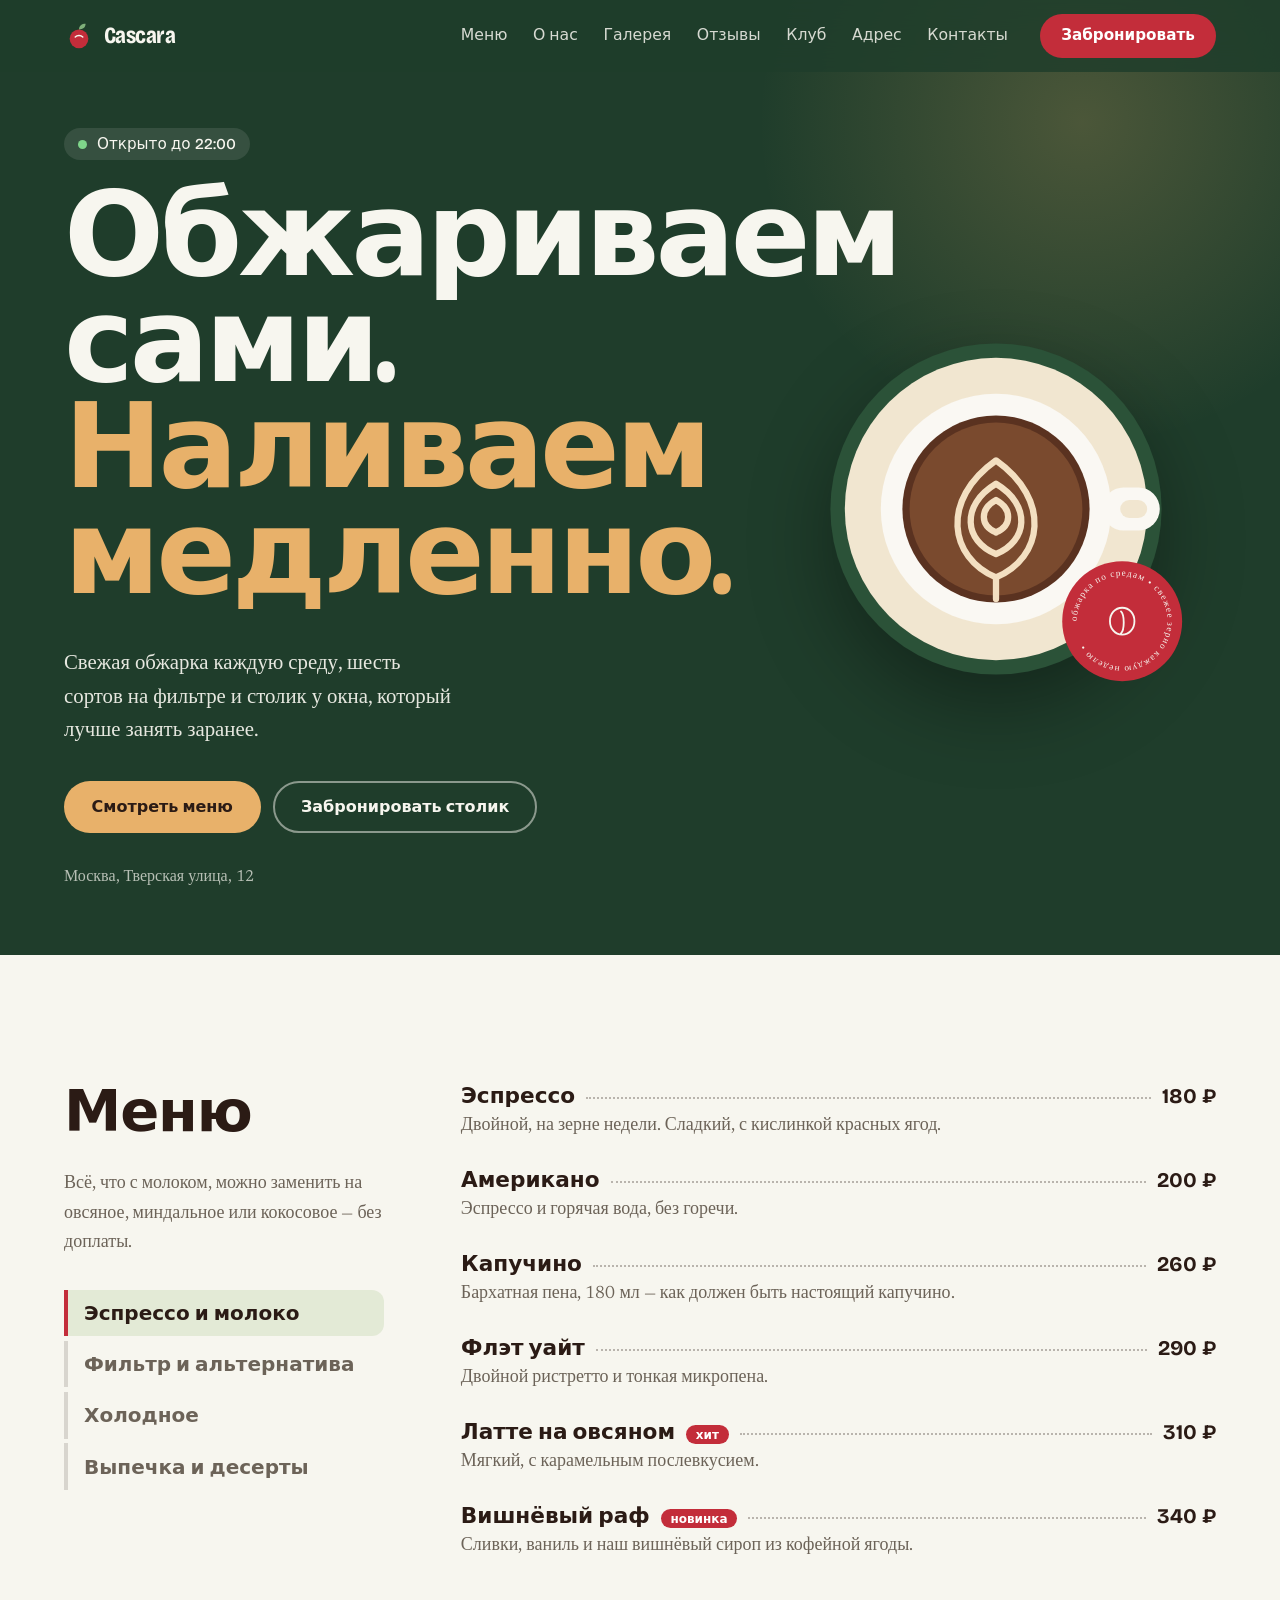
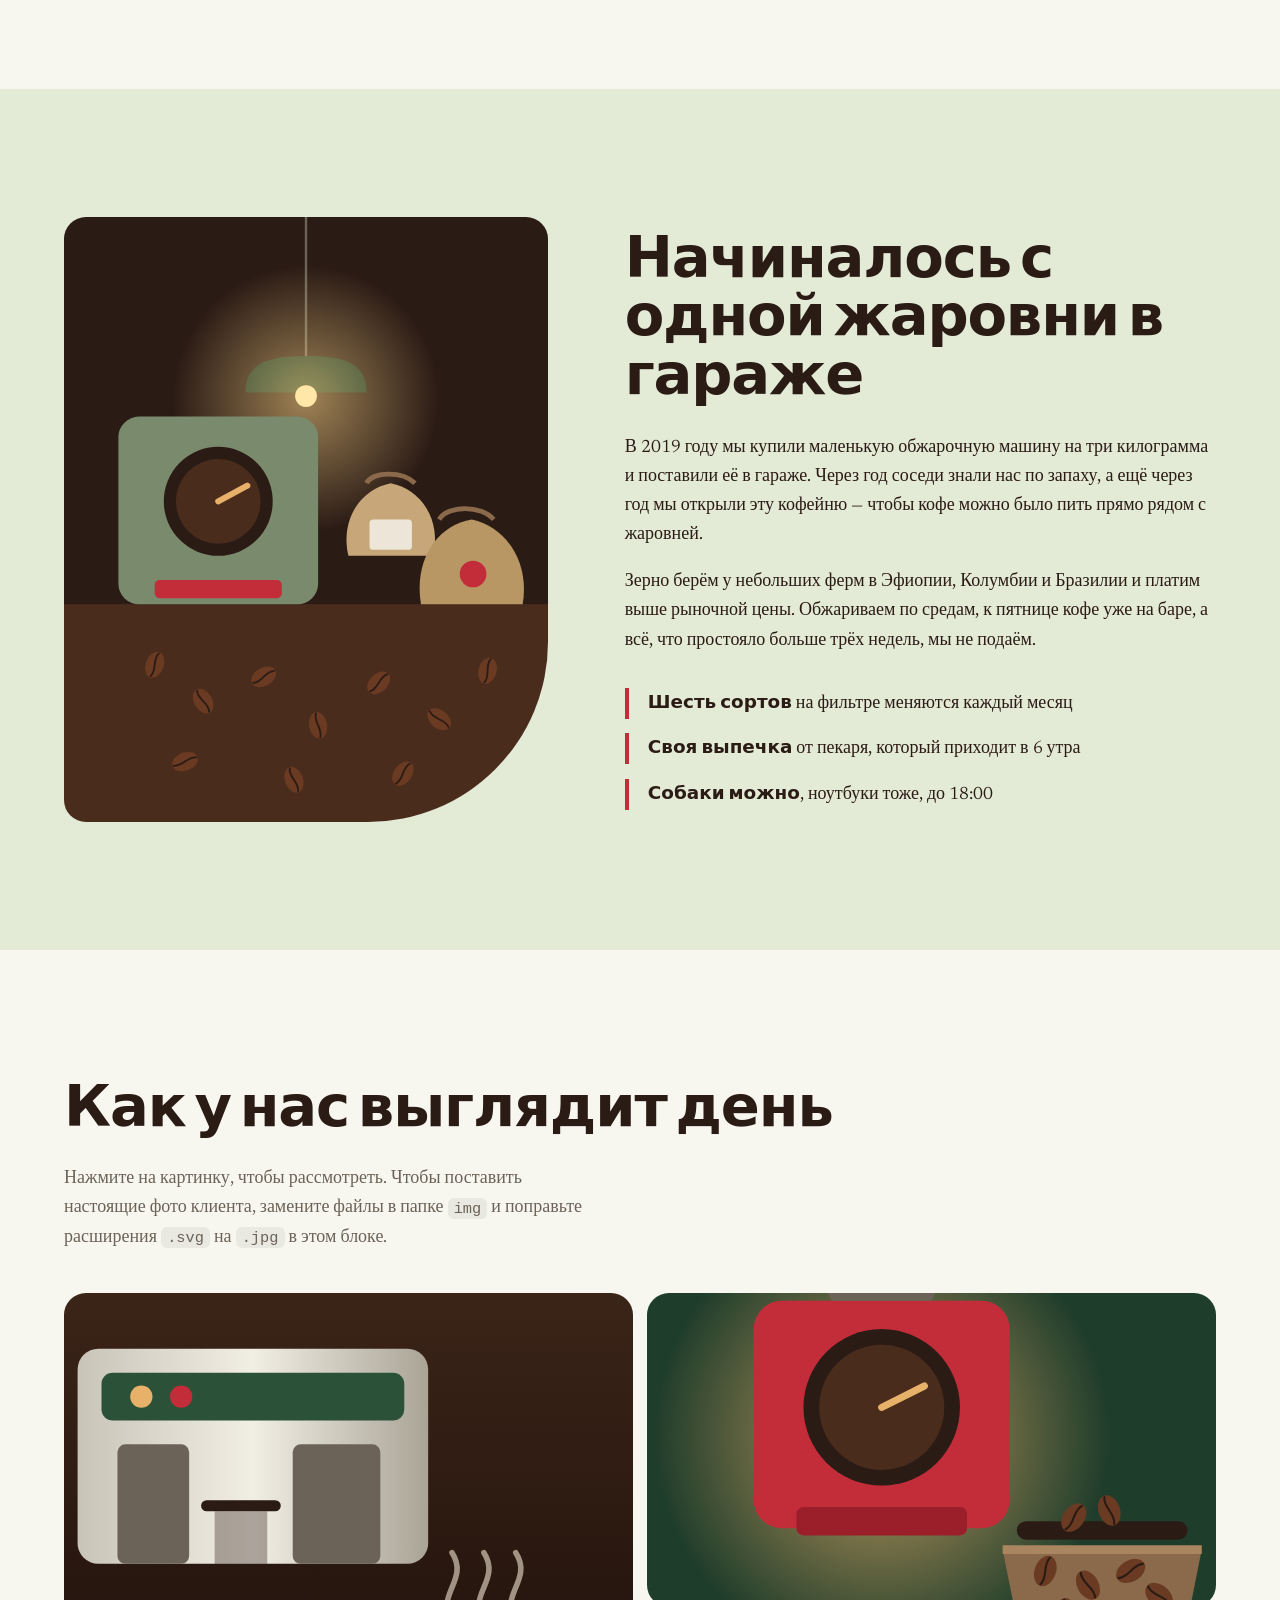
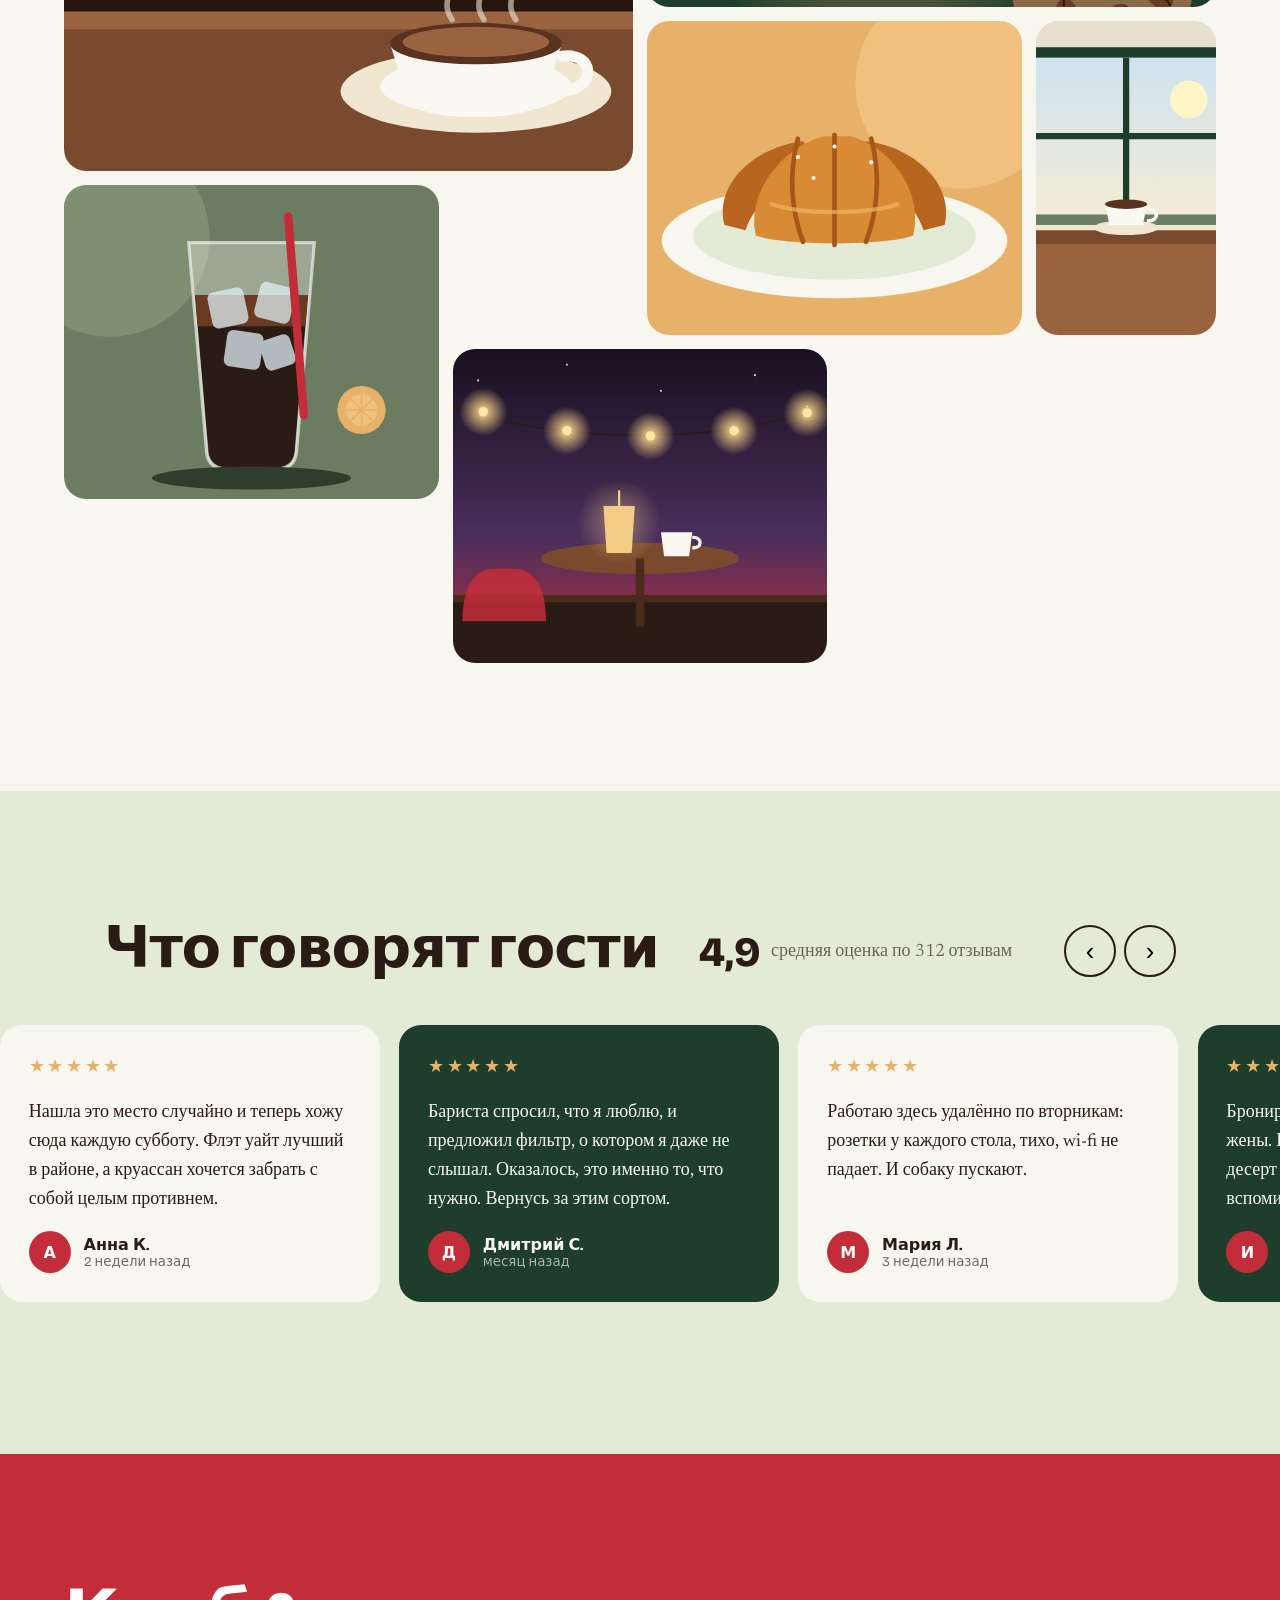
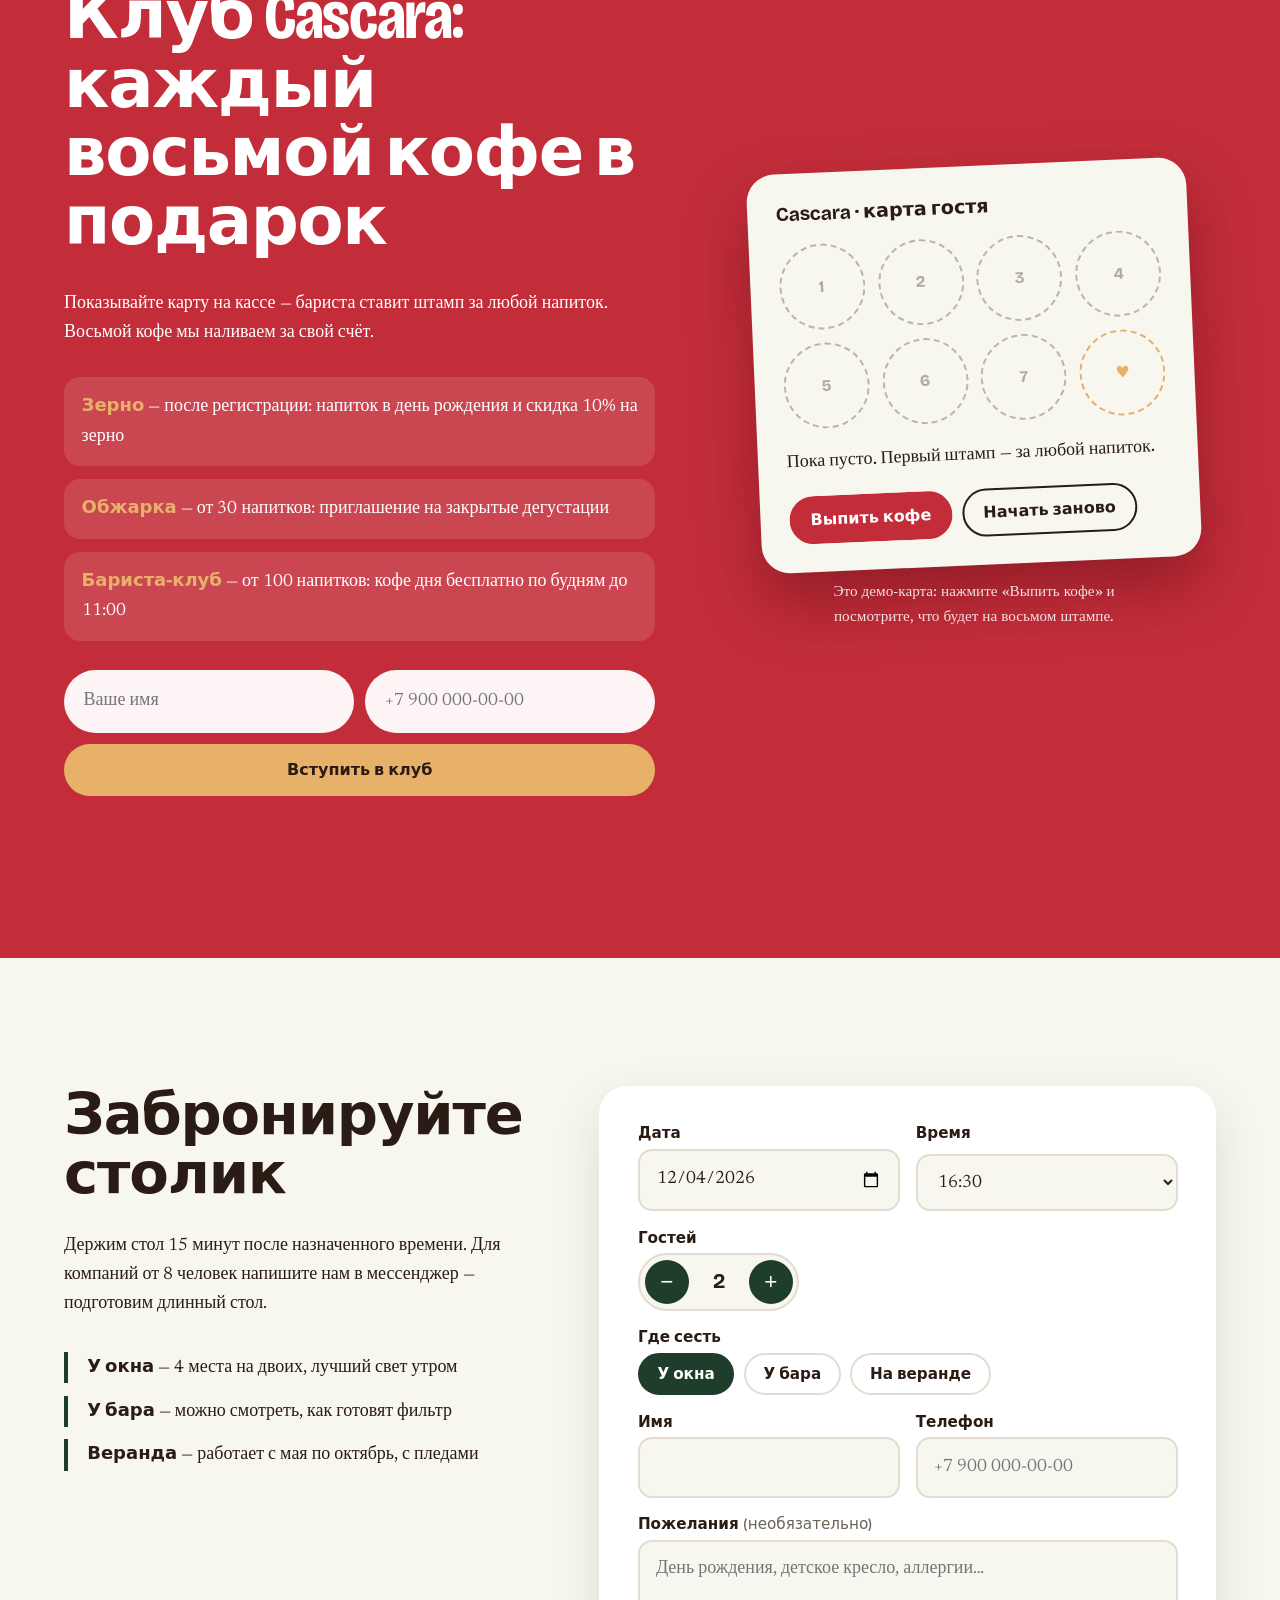
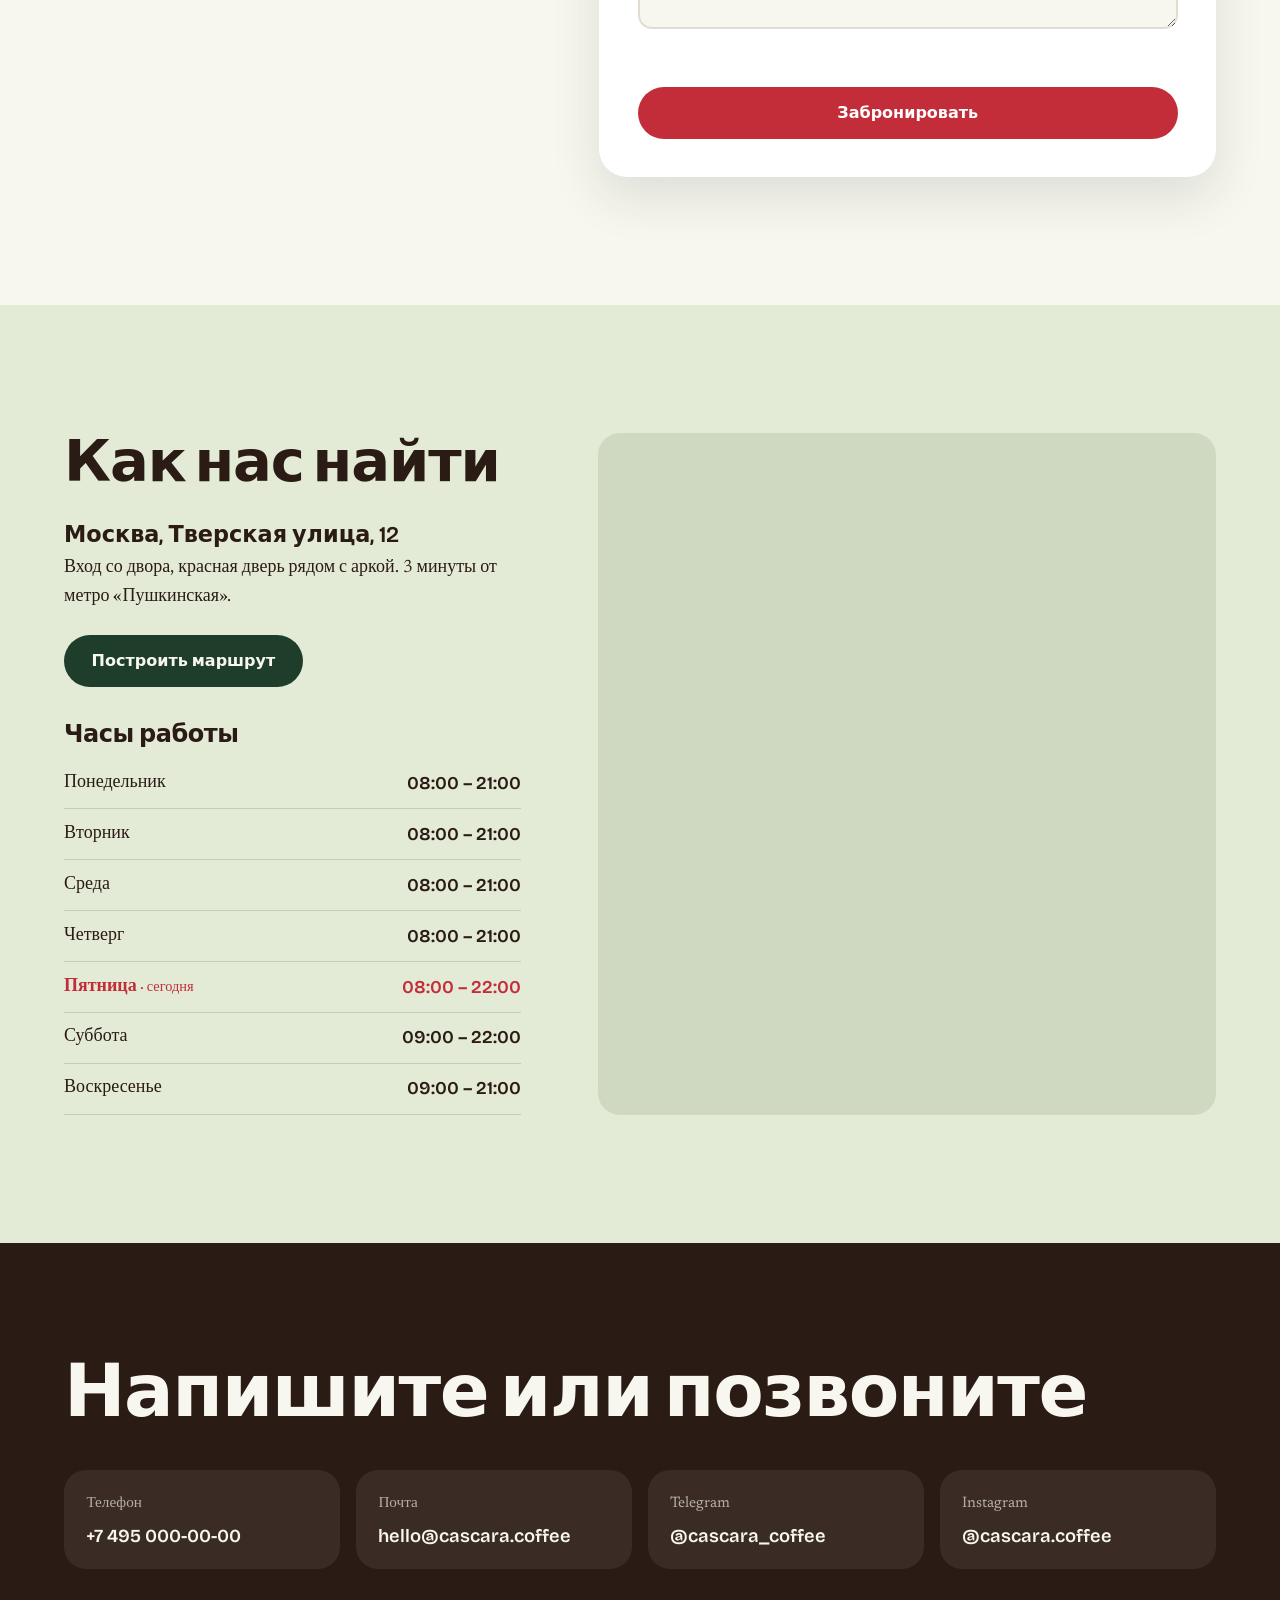
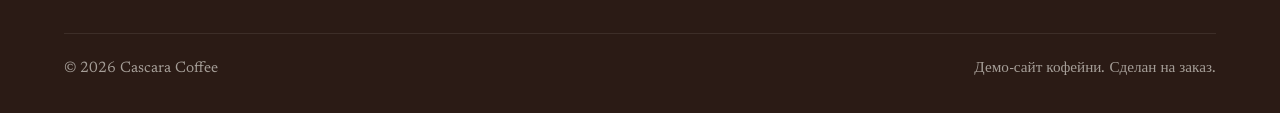
<file: index.html>
<!DOCTYPE html>
<html lang="ru">
<head>
  <meta charset="UTF-8">
  <meta name="viewport" content="width=device-width, initial-scale=1">
  <title>Cascara Coffee — обжариваем сами, наливаем медленно</title>
  <meta name="description" content="Кофейня со своей обжаркой: эспрессо, фильтр, десерты, бронирование столика и клуб с кофе в подарок.">
  <link rel="preconnect" href="https://fonts.googleapis.com">
  <link rel="preconnect" href="https://fonts.gstatic.com" crossorigin>
  <link href="https://fonts.googleapis.com/css2?family=Bricolage+Grotesque:opsz,wdth,wght@12..96,75..100,300..800&family=Newsreader:ital,opsz,wght@0,6..72,400..600;1,6..72,400..500&display=swap" rel="stylesheet">
  <link rel="stylesheet" href="style.css">
</head>
<body>
<a class="skip" href="#menu">К меню</a>

<!-- ============ ШАПКА ============ -->
<header class="site-header" id="top">
  <a class="logo" href="#home" aria-label="Cascara Coffee — на главную">
    <svg viewBox="0 0 32 32" width="30" height="30" aria-hidden="true"><circle cx="16" cy="19" r="10" fill="#C32D3A"/><path d="M16 9c0-4 3-6 7-6 0 4-3 6-7 6z" fill="#7FB07A"/><path d="M12 17c2-2 6-2 8 0" stroke="#F7F6EF" stroke-width="1.6" fill="none" stroke-linecap="round"/></svg>
    <span data-cfg="name">Cascara</span>
  </a>
  <nav class="nav" id="nav" aria-label="Основное меню">
    <a href="#menu">Меню</a>
    <a href="#about">О нас</a>
    <a href="#gallery">Галерея</a>
    <a href="#reviews">Отзывы</a>
    <a href="#club">Клуб</a>
    <a href="#visit">Адрес</a>
    <a href="#contacts">Контакты</a>
  </nav>
  <a class="btn btn-cherry head-cta" href="#booking">Забронировать</a>
  <button class="burger" id="burger" aria-label="Открыть меню" aria-expanded="false" aria-controls="nav"><span></span><span></span></button>
</header>

<main>
<!-- ============ ГЛАВНАЯ ============ -->
<section class="hero" id="home">
  <div class="hero-text">
    <p class="status" id="openStatus"><i></i><span>Проверяем часы работы…</span></p>
    <h1>Обжариваем сами. <em>Наливаем медленно.</em></h1>
    <p class="lead">Свежая обжарка каждую среду, шесть сортов на фильтре и столик у окна, который лучше занять заранее.</p>
    <div class="hero-actions">
      <a class="btn btn-crema" href="#menu">Смотреть меню</a>
      <a class="btn btn-line" href="#booking">Забронировать столик</a>
    </div>
    <p class="hero-address"><span data-cfg="address">Москва, Тверская улица, 12</span></p>
  </div>

  <div class="hero-art" aria-hidden="true">
    <svg class="cup" viewBox="0 0 400 400">
      <circle cx="200" cy="200" r="184" fill="#2B5238"/>
      <circle cx="200" cy="200" r="168" fill="#F1E6D0"/>
      <rect x="318" y="176" width="64" height="48" rx="24" fill="#FAF8F3"/>
      <rect x="338" y="190" width="30" height="20" rx="10" fill="#F1E6D0"/>
      <circle cx="200" cy="200" r="128" fill="#FAF8F3"/>
      <circle cx="200" cy="200" r="104" fill="#5A3220"/>
      <circle cx="200" cy="200" r="96" fill="#7A4A2E"/>
      <g class="art" fill="none" stroke="#F3DFC1" stroke-width="7" stroke-linecap="round" stroke-linejoin="round">
        <path pathLength="1" d="M200 276 C148 254 138 190 200 146 C262 190 252 254 200 276Z"/>
        <path pathLength="1" d="M200 250 C165 236 160 196 200 172 C240 196 235 236 200 250Z"/>
        <path pathLength="1" d="M200 226 C182 218 182 200 200 190 C218 200 218 218 200 226Z"/>
        <path pathLength="1" d="M200 276 L200 300"/>
      </g>
    </svg>
    <svg class="badge" viewBox="0 0 200 200">
      <defs><path id="circ" d="M100 100 m-74 0 a74 74 0 1 1 148 0 a74 74 0 1 1 -148 0"/></defs>
      <circle cx="100" cy="100" r="98" fill="#C32D3A"/>
      <text><textPath href="#circ" fill="#F7F6EF" font-size="15" letter-spacing="2">обжарка по средам • свежее зерно каждую неделю •</textPath></text>
      <path d="M100 78c-12 0-20 10-20 22s8 22 20 22 20-10 20-22-8-22-20-22zm-2 6c6 6 6 30 0 36" fill="none" stroke="#F7F6EF" stroke-width="3" stroke-linecap="round"/>
    </svg>
  </div>
</section>

<!-- ============ МЕНЮ ============ -->
<section class="section menu" id="menu">
  <div class="wrap menu-grid">
    <div class="menu-side">
      <h2>Меню</h2>
      <p class="muted">Всё, что с молоком, можно заменить на овсяное, миндальное или кокосовое — без доплаты.</p>
      <div class="tabs" role="tablist" aria-label="Категории меню" id="menuTabs"></div>
    </div>
    <div class="menu-list" id="menuList" role="tabpanel" aria-live="polite"></div>
  </div>
</section>

<!-- ============ О НАС ============ -->
<section class="section about" id="about">
  <div class="wrap about-grid">
    <div class="about-photo" style="--photo:url(about.svg)" role="img" aria-label="Обжарочная машина и мешки с зелёным кофе">
    </div>
    <div class="about-text">
      <h2>Начиналось с одной жаровни в гараже</h2>
      <p>В 2019 году мы купили маленькую обжарочную машину на три килограмма и поставили её в гараже. Через год соседи знали нас по запаху, а ещё через год мы открыли эту кофейню — чтобы кофе можно было пить прямо рядом с жаровней.</p>
      <p>Зерно берём у небольших ферм в Эфиопии, Колумбии и Бразилии и платим выше рыночной цены. Обжариваем по средам, к пятнице кофе уже на баре, а всё, что простояло больше трёх недель, мы не подаём.</p>
      <ul class="facts">
        <li><b>Шесть сортов</b> на фильтре меняются каждый месяц</li>
        <li><b>Своя выпечка</b> от пекаря, который приходит в 6 утра</li>
        <li><b>Собаки можно</b>, ноутбуки тоже, до 18:00</li>
      </ul>
    </div>
  </div>
</section>

<!-- ============ ГАЛЕРЕЯ ============ -->
<section class="section gallery" id="gallery">
  <div class="wrap">
    <h2>Как у нас выглядит день</h2>
    <p class="muted narrow">Нажмите на картинку, чтобы рассмотреть. Чтобы поставить настоящие фото клиента, замените файлы в папке <code>img</code> и поправьте расширения <code>.svg</code> на <code>.jpg</code> в этом блоке.</p>
    <div class="gal-grid" id="galGrid">
      <button class="tile t1" style="--photo:url(g1.svg)" data-cap="Утренний эспрессо на баре"><span>Утренний эспрессо на баре</span></button>
      <button class="tile t2" style="--photo:url(g2.svg)" data-cap="Свежая обжарка по средам"><span>Свежая обжарка по средам</span></button>
      <button class="tile t3" style="--photo:url(g3.svg)" data-cap="Круассаны с миндальным кремом"><span>Круассаны с миндальным кремом</span></button>
      <button class="tile t4" style="--photo:url(g4.svg)" data-cap="Место у окна"><span>Место у окна</span></button>
      <button class="tile t5" style="--photo:url(g5.svg)" data-cap="Колд брю на льду"><span>Колд брю на льду</span></button>
      <button class="tile t6" style="--photo:url(g6.svg)" data-cap="Вечер на веранде"><span>Вечер на веранде</span></button>
    </div>
  </div>
</section>
<dialog class="lightbox" id="lightbox"><div class="lb-pic" id="lbPic"></div><p id="lbCap"></p><button class="lb-close" id="lbClose" aria-label="Закрыть">×</button></dialog>

<!-- ============ ОТЗЫВЫ ============ -->
<section class="section reviews" id="reviews">
  <div class="wrap">
    <div class="rev-head">
      <h2>Что говорят гости</h2>
      <p class="rating"><b>4,9</b> средняя оценка по 312 отзывам</p>
      <div class="rev-ctrl"><button id="revPrev" aria-label="Назад">‹</button><button id="revNext" aria-label="Вперёд">›</button></div>
    </div>
  </div>
  <div class="rev-track" id="revTrack" tabindex="0" aria-label="Отзывы гостей"></div>
</section>

<!-- ============ КЛУБ ============ -->
<section class="section club" id="club">
  <div class="wrap club-grid">
    <div class="club-text">
      <h2>Клуб Cascara: каждый восьмой кофе в подарок</h2>
      <p>Показывайте карту на кассе — бариста ставит штамп за любой напиток. Восьмой кофе мы наливаем за свой счёт.</p>
      <ol class="tiers">
        <li><b>Зерно</b> — после регистрации: напиток в день рождения и скидка 10% на зерно</li>
        <li><b>Обжарка</b> — от 30 напитков: приглашение на закрытые дегустации</li>
        <li><b>Бариста-клуб</b> — от 100 напитков: кофе дня бесплатно по будням до 11:00</li>
      </ol>
      <form class="join" id="joinForm" novalidate>
        <label class="sr" for="jName">Имя</label>
        <input id="jName" name="name" placeholder="Ваше имя" autocomplete="given-name" required>
        <label class="sr" for="jPhone">Телефон</label>
        <input id="jPhone" name="phone" type="tel" placeholder="+7 900 000-00-00" autocomplete="tel" required>
        <button class="btn btn-crema" type="submit">Вступить в клуб</button>
        <p class="form-msg" id="joinMsg" role="status"></p>
      </form>
    </div>
    <div class="stamp-wrap">
      <div class="stamp-card" aria-label="Карта лояльности">
        <p class="stamp-title">Cascara · карта гостя</p>
        <div class="stamps" id="stamps"></div>
        <p class="stamp-info" id="stampInfo"></p>
        <div class="stamp-actions">
          <button class="btn btn-cherry" id="addStamp" type="button">Выпить кофе</button>
          <button class="btn btn-ghost" id="resetStamp" type="button">Начать заново</button>
        </div>
      </div>
      <p class="stamp-hint">Это демо-карта: нажмите «Выпить кофе» и посмотрите, что будет на восьмом штампе.</p>
    </div>
  </div>
</section>

<!-- ============ БРОНЬ ============ -->
<section class="section booking" id="booking">
  <div class="wrap book-grid">
    <div class="book-text">
      <h2>Забронируйте столик</h2>
      <p>Держим стол 15 минут после назначенного времени. Для компаний от 8 человек напишите нам в мессенджер — подготовим длинный стол.</p>
      <ul class="zones-info">
        <li><b>У окна</b> — 4 места на двоих, лучший свет утром</li>
        <li><b>У бара</b> — можно смотреть, как готовят фильтр</li>
        <li><b>Веранда</b> — работает с мая по октябрь, с пледами</li>
      </ul>
    </div>
    <form class="book-form" id="bookForm" novalidate>
      <div class="field-row">
        <div class="field"><label for="bDate">Дата</label><input type="date" id="bDate" required></div>
        <div class="field"><label for="bTime">Время</label><select id="bTime" required></select></div>
      </div>
      <div class="field">
        <span class="label">Гостей</span>
        <div class="stepper">
          <button type="button" id="gMinus" aria-label="Меньше гостей">−</button>
          <output id="gCount" aria-live="polite">2</output>
          <button type="button" id="gPlus" aria-label="Больше гостей">+</button>
        </div>
      </div>
      <fieldset class="field zones">
        <legend>Где сесть</legend>
        <label><input type="radio" name="zone" value="у окна" checked><span>У окна</span></label>
        <label><input type="radio" name="zone" value="у бара"><span>У бара</span></label>
        <label><input type="radio" name="zone" value="на веранде"><span>На веранде</span></label>
      </fieldset>
      <div class="field-row">
        <div class="field"><label for="bName">Имя</label><input id="bName" autocomplete="given-name" required></div>
        <div class="field"><label for="bPhone">Телефон</label><input id="bPhone" type="tel" placeholder="+7 900 000-00-00" autocomplete="tel" required></div>
      </div>
      <div class="field"><label for="bNote">Пожелания <span class="opt">(необязательно)</span></label><textarea id="bNote" rows="2" placeholder="День рождения, детское кресло, аллергии…"></textarea></div>
      <p class="form-msg" id="bookMsg" role="alert"></p>
      <button class="btn btn-cherry wide" type="submit">Забронировать</button>
    </form>
    <div class="book-done" id="bookDone" hidden>
      <h3>Стол ждёт вас</h3>
      <p id="doneText"></p>
      <a class="btn btn-cherry" id="doneWa" target="_blank" rel="noopener">Подтвердить в WhatsApp</a>
      <button class="btn btn-ghost" id="doneAgain" type="button">Забронировать ещё</button>
    </div>
  </div>
</section>

<!-- ============ АДРЕС, ЧАСЫ, КАРТА ============ -->
<section class="section visit" id="visit">
  <div class="wrap visit-grid">
    <div class="visit-info">
      <h2>Как нас найти</h2>
      <address>
        <b data-cfg="address">Москва, Тверская улица, 12</b>
        <span data-cfg="howto">Вход со двора, красная дверь рядом с аркой. 3 минуты от метро «Пушкинская».</span>
      </address>
      <a class="btn btn-leaf" id="routeLink" target="_blank" rel="noopener">Построить маршрут</a>
      <h3>Часы работы</h3>
      <table class="hours" id="hoursTable"><tbody></tbody></table>
    </div>
    <div class="map-box">
      <iframe id="mapFrame" title="Карта: как добраться до кофейни" loading="lazy" referrerpolicy="no-referrer-when-downgrade"></iframe>
    </div>
  </div>
</section>
</main>

<!-- ============ КОНТАКТЫ + ПОДВАЛ ============ -->
<footer class="contacts" id="contacts">
  <div class="wrap">
    <h2>Напишите или позвоните</h2>
    <div class="contact-grid">
      <a class="c-card" data-href="tel"><span>Телефон</span><b data-cfg="phone">+7 495 000-00-00</b></a>
      <a class="c-card" data-href="mail"><span>Почта</span><b data-cfg="email">hello@cascara.coffee</b></a>
      <a class="c-card" data-href="tg" target="_blank" rel="noopener"><span>Telegram</span><b data-cfg="telegram">@cascara_coffee</b></a>
      <a class="c-card" data-href="ig" target="_blank" rel="noopener"><span>Instagram</span><b data-cfg="instagram">@cascara.coffee</b></a>
    </div>
    <div class="foot-line">
      <span>© <span id="year"></span> <span data-cfg="name">Cascara</span> Coffee</span>
      <span>Демо-сайт кофейни. Сделан на заказ.</span>
    </div>
  </div>
</footer>

<script src="main.js"></script>
</body>
</html>
</file>
<file: style.css>
/* ===== Токены: меняйте цвета тут, и весь сайт перекрасится ===== */
:root{
  --leaf:#1F3D2B;      /* тёмно-зелёный — листья кофейного дерева */
  --leaf-2:#2B5238;
  --cherry:#C32D3A;    /* кофейная вишня — главный акцент */
  --crema:#E8B16A;     /* крема */
  --oat:#E3EAD6;       /* овсяно-фисташковый фон */
  --foam:#F7F6EF;      /* пена */
  --bean:#2B1B15;      /* обжаренное зерно (текст) */
  --muted:#6C6358;
  --gutter:clamp(1.25rem,5vw,4rem);
  --r:22px;
  --head:"Bricolage Grotesque",system-ui,sans-serif;
  --body:"Newsreader",Georgia,serif;
}
*,*::before,*::after{box-sizing:border-box}
html{scroll-behavior:smooth;scroll-padding-top:84px}
body{margin:0;font:400 1.125rem/1.62 var(--body);color:var(--bean);background:var(--foam);-webkit-font-smoothing:antialiased}
img,svg{max-width:100%;display:block}
a{color:inherit}
h1,h2,h3{font-family:var(--head);line-height:1.02;margin:0 0 .5em;letter-spacing:-.02em}
h2{font-size:clamp(2.2rem,5vw,3.6rem);font-weight:700;font-stretch:80%}
h3{font-size:1.5rem;font-weight:600}
p{margin:0 0 1em}
.muted{color:var(--muted)}
.narrow{max-width:52ch}
code{font-size:.85em;background:rgba(0,0,0,.06);padding:.1em .4em;border-radius:6px}
.sr{position:absolute;width:1px;height:1px;overflow:hidden;clip:rect(0 0 0 0)}
.skip{position:absolute;left:-999px;top:0;background:var(--cherry);color:#fff;padding:.6rem 1rem;z-index:99}
.skip:focus{left:0}
:focus-visible{outline:3px solid var(--crema);outline-offset:3px;border-radius:6px}
.wrap{max-width:1200px;margin:0 auto}
.section{padding:clamp(4.5rem,10vw,8.5rem) var(--gutter)}

/* ===== Кнопки ===== */
.btn{display:inline-flex;align-items:center;justify-content:center;gap:.5rem;font:600 1rem/1 var(--head);padding:1rem 1.6rem;border-radius:999px;border:2px solid transparent;text-decoration:none;cursor:pointer;transition:transform .2s,background .2s,color .2s,border-color .2s}
.btn:hover{transform:translateY(-2px)}
.btn:active{transform:translateY(0)}
.btn-cherry{background:var(--cherry);color:#fff}
.btn-cherry:hover{background:#a82331}
.btn-crema{background:var(--crema);color:var(--bean)}
.btn-crema:hover{background:#f0c07f}
.btn-line{border-color:rgba(247,246,239,.5);color:var(--foam)}
.btn-line:hover{border-color:var(--foam);background:rgba(247,246,239,.08)}
.btn-leaf{background:var(--leaf);color:var(--foam)}
.btn-leaf:hover{background:var(--leaf-2)}
.btn-ghost{border-color:currentColor;background:transparent}
.btn.wide{width:100%}

/* ===== Шапка ===== */
.site-header{position:fixed;inset:0 0 auto 0;z-index:50;display:flex;align-items:center;gap:2rem;padding:.9rem var(--gutter);background:rgba(31,61,43,.82);backdrop-filter:blur(14px);color:var(--foam)}
.logo{display:flex;align-items:center;gap:.6rem;font:700 1.45rem/1 var(--head);text-decoration:none;font-stretch:80%;letter-spacing:-.02em}
.nav{display:flex;gap:1.6rem;margin-left:auto;font:500 .98rem var(--head)}
.nav a{text-decoration:none;opacity:.85;padding:.3rem 0;border-bottom:2px solid transparent}
.nav a:hover,.nav a.active{opacity:1;border-color:var(--crema)}
.head-cta{padding:.75rem 1.2rem;font-size:.95rem}
.burger{display:none;background:none;border:0;width:44px;height:44px;position:relative;cursor:pointer}
.burger span{position:absolute;left:10px;right:10px;height:2px;background:var(--foam);transition:transform .25s,top .25s}
.burger span:first-child{top:16px}.burger span:last-child{top:26px}
.burger[aria-expanded=true] span:first-child{top:21px;transform:rotate(45deg)}
.burger[aria-expanded=true] span:last-child{top:21px;transform:rotate(-45deg)}

/* ===== Главная ===== */
.hero{min-height:100svh;display:grid;grid-template-columns:1.1fr .9fr;align-items:center;gap:2rem;padding:8rem var(--gutter) 4rem;background:var(--leaf);color:var(--foam);overflow:hidden;position:relative}
.hero::before{content:"";position:absolute;right:-12vw;top:-18vw;width:55vw;height:55vw;border-radius:50%;background:radial-gradient(circle,rgba(232,177,106,.22),transparent 65%)}
.hero-text{position:relative;max-width:720px;justify-self:end;width:100%}
.hero h1{font-size:clamp(3.4rem,9.2vw,8.2rem);font-weight:800;font-stretch:75%;line-height:.9;letter-spacing:-.035em;margin-bottom:.35em}
.hero h1 em{font-style:normal;color:var(--crema);display:block}
.lead{font-size:1.3rem;max-width:36ch;opacity:.92}
.hero-actions{display:flex;flex-wrap:wrap;gap:.8rem;margin:2rem 0}
.hero-address{opacity:.7;font-size:1rem;margin:0}
.status{display:inline-flex;align-items:center;gap:.6rem;font:500 .95rem var(--head);padding:.45rem .9rem;border-radius:999px;background:rgba(247,246,239,.1);margin-bottom:1.4rem}
.status i{width:9px;height:9px;border-radius:50%;background:#999}
.status.open i{background:#7FD58A;box-shadow:0 0 0 0 rgba(127,213,138,.7);animation:pulse 2s infinite}
.status.closed i{background:var(--cherry)}
@keyframes pulse{70%{box-shadow:0 0 0 9px rgba(127,213,138,0)}100%{box-shadow:0 0 0 0 rgba(127,213,138,0)}}
.hero-art{position:relative;justify-self:start;width:min(100%,520px)}
.cup{width:100%;filter:drop-shadow(0 30px 40px rgba(0,0,0,.35));animation:cupIn 1s cubic-bezier(.2,.8,.2,1) both}
.art path{stroke-dasharray:1;stroke-dashoffset:1;animation:draw 1.1s ease forwards}
.art path:nth-child(1){animation-delay:.7s}.art path:nth-child(2){animation-delay:1.2s}
.art path:nth-child(3){animation-delay:1.6s}.art path:nth-child(4){animation-delay:1.9s}
@keyframes draw{to{stroke-dashoffset:0}}
@keyframes cupIn{from{transform:rotate(-25deg) scale(.88);opacity:0}}
.badge{position:absolute;width:34%;right:-2%;bottom:2%;animation:spin 22s linear infinite}
@keyframes spin{to{transform:rotate(360deg)}}

/* ===== Меню ===== */
.menu-grid{display:grid;grid-template-columns:320px 1fr;gap:clamp(2rem,6vw,5rem)}
.menu-side{position:sticky;top:100px;align-self:start}
.tabs{display:flex;flex-direction:column;gap:.3rem;margin-top:2rem}
.tab{font:600 1.25rem var(--head);text-align:left;background:none;border:0;border-left:4px solid rgba(43,27,21,.15);padding:.7rem 1rem;color:var(--muted);cursor:pointer;transition:all .2s}
.tab:hover{color:var(--bean)}
.tab[aria-selected=true]{color:var(--bean);border-color:var(--cherry);background:var(--oat);border-radius:0 12px 12px 0}
.menu-list{display:grid;gap:1.6rem;align-content:start}
.item{animation:itemIn .45s ease both}
@keyframes itemIn{from{opacity:0;transform:translateY(10px)}}
.item-top{display:flex;align-items:baseline;gap:.7rem}
.item-name{font:600 1.35rem var(--head)}
.item-dots{flex:1;border-bottom:2px dotted rgba(43,27,21,.3);transform:translateY(-4px)}
.item-price{font:700 1.3rem var(--head)}
.item p{margin:.2rem 0 0;color:var(--muted);max-width:56ch}
.tag{font:600 .75rem var(--head);background:var(--cherry);color:#fff;border-radius:999px;padding:.15rem .6rem}

/* ===== О нас ===== */
.about{background:var(--oat)}
.about-grid{display:grid;grid-template-columns:.9fr 1.1fr;gap:clamp(2rem,6vw,5rem);align-items:center}
.about-photo{aspect-ratio:4/5;border-radius:var(--r) var(--r) 180px var(--r);background:var(--photo),radial-gradient(circle at 30% 20%,#8a5a3a,transparent 55%),linear-gradient(160deg,#4a2c1d,#241410);background-size:cover;background-position:center;display:grid;place-items:center;overflow:hidden}
.about-photo svg{width:70%}
.facts{list-style:none;padding:0;margin:2rem 0 0;display:grid;gap:.9rem}
.facts li{padding-left:1.2rem;border-left:4px solid var(--cherry)}
.facts b{font-family:var(--head);font-size:1.15rem}

/* ===== Галерея ===== */
.gal-grid{display:grid;grid-template-columns:repeat(6,1fr);grid-auto-rows:150px;gap:14px;margin-top:2.5rem}
.tile{position:relative;border:0;padding:0;border-radius:var(--r);overflow:hidden;cursor:zoom-in;color:#fff;text-align:left;background:var(--photo),var(--g);background-size:cover;background-position:center;transition:transform .35s,border-radius .35s}
.tile:hover{transform:scale(.98);border-radius:42px}
.tile span{position:absolute;left:0;right:0;bottom:0;padding:2.2rem 1rem .9rem;font:600 1rem var(--head);background:linear-gradient(transparent,rgba(0,0,0,.55));opacity:0;transition:opacity .25s}
.tile:hover span,.tile:focus-visible span{opacity:1}
.t1{--g:linear-gradient(145deg,#7a4a2e,#2b1b15);grid-column:span 3;grid-row:span 3}
.t2{--g:linear-gradient(145deg,#2B5238,#1F3D2B);grid-column:span 3;grid-row:span 2}
.t3{--g:linear-gradient(145deg,#E8B16A,#b8763a);grid-column:span 2;grid-row:span 2}
.t4{--g:linear-gradient(145deg,#C32D3A,#7d1520);grid-column:span 1;grid-row:span 2}
.t5{--g:linear-gradient(145deg,#6C7C60,#2f3e2c);grid-column:span 2;grid-row:span 2}
.t6{--g:linear-gradient(145deg,#3a2a46,#18101f);grid-column:span 2;grid-row:span 2}
.lightbox{border:0;padding:0;background:transparent;max-width:min(92vw,900px);width:100%;overflow:visible}
.lightbox::backdrop{background:rgba(20,12,8,.82);backdrop-filter:blur(6px)}
.lb-pic{aspect-ratio:16/10;border-radius:var(--r);background:var(--photo),var(--g);background-size:cover;background-position:center;animation:cupIn .4s ease both}
.lightbox p{color:#fff;font:600 1.2rem var(--head);margin:1rem 0 0;text-align:center}
.lb-close{position:absolute;top:-14px;right:-6px;width:44px;height:44px;border-radius:50%;border:0;background:var(--cherry);color:#fff;font-size:1.6rem;cursor:pointer}

/* ===== Отзывы ===== */
.reviews{background:var(--oat);padding-left:0;padding-right:0}
.reviews .wrap{padding:0 var(--gutter)}
.rev-head{display:flex;flex-wrap:wrap;align-items:end;gap:1rem 2.5rem;margin-bottom:2.5rem}
.rev-head h2{margin:0}
.rating{margin:0 auto 0 0;color:var(--muted)}
.rating b{font:800 2.6rem var(--head);color:var(--bean);margin-right:.4rem;vertical-align:middle}
.rev-ctrl{display:flex;gap:.5rem}
.rev-ctrl button{width:52px;height:52px;border-radius:50%;border:2px solid var(--bean);background:none;font-size:1.6rem;line-height:1;cursor:pointer;transition:all .2s}
.rev-ctrl button:hover{background:var(--bean);color:var(--oat)}
.rev-track{display:flex;gap:1.2rem;overflow-x:auto;scroll-snap-type:x mandatory;padding:.5rem var(--gutter) 1.5rem;scrollbar-width:none}
.rev-track::-webkit-scrollbar{display:none}
.rev{flex:0 0 min(380px,82vw);scroll-snap-align:start;background:var(--foam);border-radius:var(--r);padding:1.8rem;display:flex;flex-direction:column;gap:1rem}
.rev:nth-child(even){background:var(--leaf);color:var(--foam)}
.stars{color:var(--crema);letter-spacing:.15em;font-size:1.1rem}
.rev p{margin:0;flex:1}
.who{display:flex;align-items:center;gap:.8rem;font:600 1rem var(--head)}
.who i{width:42px;height:42px;border-radius:50%;display:grid;place-items:center;font-style:normal;background:var(--cherry);color:#fff}
.who small{display:block;font-weight:400;opacity:.65}

/* ===== Клуб ===== */
.club{background:var(--cherry);color:#fff}
.club-grid{display:grid;grid-template-columns:1.1fr .9fr;gap:clamp(2rem,6vw,5rem);align-items:center}
.club h2{font-size:clamp(2.4rem,5.4vw,4.2rem)}
.tiers{padding:0;list-style:none;margin:1.8rem 0;display:grid;gap:.8rem}
.tiers li{padding:.9rem 1.1rem;border-radius:16px;background:rgba(255,255,255,.12)}
.tiers b{font-family:var(--head);color:var(--crema)}
.join{display:grid;grid-template-columns:1fr 1fr;gap:.7rem}
.join input{font:inherit;padding:.95rem 1.1rem;border-radius:999px;border:2px solid transparent;background:rgba(255,255,255,.95);color:var(--bean)}
.join .btn,.join .form-msg{grid-column:1/-1}
.join .form-msg{color:#fff}
.stamp-wrap{display:grid;gap:1rem;justify-items:center}
.stamp-card{width:100%;max-width:440px;background:var(--foam);color:var(--bean);border-radius:28px;padding:1.8rem;transform:rotate(-2.5deg);box-shadow:0 30px 60px rgba(60,0,10,.35);transition:transform .4s}
.stamp-card:hover{transform:rotate(0)}
.stamp-title{font:700 1.2rem var(--head);margin-bottom:1.2rem}
.stamps{display:grid;grid-template-columns:repeat(4,1fr);gap:.8rem}
.stamp{aspect-ratio:1;border-radius:50%;border:2px dashed rgba(43,27,21,.3);display:grid;place-items:center;font:700 1rem var(--head);color:rgba(43,27,21,.35);transition:all .3s}
.stamp.on{border:2px solid var(--cherry);background:var(--cherry);color:#fff;animation:stampIn .4s cubic-bezier(.3,1.6,.5,1)}
.stamp.gift{border-color:var(--crema);color:var(--crema)}
.stamp.gift.on{background:var(--crema);color:var(--bean);border-color:var(--crema)}
@keyframes stampIn{from{transform:scale(1.8) rotate(-30deg);opacity:0}}
.stamp-info{margin:1.2rem 0;font-weight:500;min-height:1.6em}
.stamp-actions{display:flex;gap:.6rem;flex-wrap:wrap}
.stamp-actions .btn{padding:.85rem 1.2rem}
.stamp-card .btn-ghost{color:var(--bean)}
.stamp-hint{font-size:.95rem;opacity:.85;text-align:center;max-width:36ch}

/* ===== Бронь ===== */
.book-grid{display:grid;grid-template-columns:.85fr 1.15fr;gap:clamp(2rem,6vw,5rem);align-items:start}
.zones-info{list-style:none;padding:0;display:grid;gap:.8rem;margin-top:2rem}
.zones-info li{padding-left:1.2rem;border-left:4px solid var(--leaf)}
.zones-info b{font-family:var(--head)}
.book-form,.book-done{background:#fff;border-radius:28px;padding:clamp(1.4rem,3vw,2.4rem);box-shadow:0 20px 50px rgba(31,61,43,.12);display:grid;gap:1.1rem}
.field-row{display:grid;grid-template-columns:1fr 1fr;gap:1rem}
.field{display:grid;gap:.4rem;border:0;padding:0;margin:0;min-width:0}
.field label,.field .label,.field legend{font:600 .95rem var(--head);padding:0}
.opt{font-weight:400;color:var(--muted)}
.field input,.field select,.field textarea{font:inherit;width:100%;padding:.85rem 1rem;border-radius:14px;border:2px solid #e2ddd0;background:var(--foam);color:var(--bean);transition:border-color .2s}
.field input:focus,.field select:focus,.field textarea:focus{outline:none;border-color:var(--leaf)}
.field .bad{border-color:var(--cherry)}
.stepper{display:inline-flex;align-items:center;gap:1rem;background:var(--foam);border-radius:999px;padding:.3rem;width:max-content;border:2px solid #e2ddd0}
.stepper button{width:44px;height:44px;border-radius:50%;border:0;background:var(--leaf);color:#fff;font-size:1.4rem;cursor:pointer}
.stepper button:hover{background:var(--leaf-2)}
.stepper output{min-width:2ch;text-align:center;font:700 1.3rem var(--head)}
.zones{display:flex;flex-wrap:wrap;gap:.6rem}
.zones legend{width:100%;margin-bottom:.4rem}
.zones label{cursor:pointer}
.zones input{position:absolute;opacity:0;width:1px;height:1px}
.zones span{display:inline-block;padding:.65rem 1.1rem;border-radius:999px;border:2px solid #e2ddd0;font:600 .95rem var(--head);transition:all .2s}
.zones input:checked+span{background:var(--leaf);border-color:var(--leaf);color:#fff}
.zones input:focus-visible+span{outline:3px solid var(--crema);outline-offset:2px}
.form-msg{margin:0;min-height:1.4em;color:var(--cherry);font-weight:500;font-size:1rem}
.book-done{text-align:center;justify-items:center;animation:cupIn .5s ease both}
.book-done[hidden],.book-form[hidden]{display:none}
.book-done h3{font-size:2.2rem;margin:0}
.book-done .btn-ghost{color:var(--bean)}

/* ===== Адрес ===== */
.visit{background:var(--oat)}
.visit-grid{display:grid;grid-template-columns:.85fr 1.15fr;gap:clamp(2rem,6vw,5rem);align-items:stretch}
address{font-style:normal;display:grid;gap:.4rem;margin-bottom:1.4rem}
address b{font:600 1.4rem var(--head)}
.hours{width:100%;border-collapse:collapse;margin-top:.5rem}
.hours td{padding:.65rem 0;border-bottom:1px solid rgba(43,27,21,.15)}
.hours td:last-child{text-align:right;font-family:var(--head);font-weight:600}
.hours tr.today{color:var(--cherry);font-weight:700}
.hours tr.today td:first-child::after{content:" · сегодня";font-weight:500;font-size:.9rem}
.visit-info h3{margin-top:2.2rem}
.map-box{min-height:440px;border-radius:var(--r);overflow:hidden;background:#cfd8c0}
.map-box iframe{width:100%;height:100%;min-height:440px;border:0;filter:saturate(.85) contrast(1.02)}

/* ===== Контакты ===== */
.contacts{background:var(--bean);color:var(--foam);padding:clamp(4.5rem,9vw,7rem) var(--gutter) 2rem}
.contacts h2{font-size:clamp(2.4rem,6vw,4.6rem)}
.contact-grid{display:grid;grid-template-columns:repeat(4,1fr);gap:1rem;margin:2.5rem 0 4rem}
.c-card{display:grid;gap:.5rem;padding:1.4rem;border-radius:var(--r);background:rgba(247,246,239,.07);text-decoration:none;transition:background .25s,transform .25s}
.c-card:hover{background:var(--cherry);transform:translateY(-4px)}
.c-card span{opacity:.65;font-size:.95rem}
.c-card b{font:600 1.15rem var(--head);overflow-wrap:anywhere}
.foot-line{display:flex;flex-wrap:wrap;justify-content:space-between;gap:.5rem;opacity:.6;font-size:.95rem;border-top:1px solid rgba(247,246,239,.15);padding-top:1.4rem}

/* ===== Адаптив ===== */
@media (max-width:980px){
  .hero{grid-template-columns:1fr;padding-top:7rem}
  .hero-text{justify-self:start}
  .hero-art{justify-self:center;width:min(86%,420px)}
  .menu-grid,.about-grid,.club-grid,.book-grid,.visit-grid{grid-template-columns:1fr}
  .menu-side{position:static}
  .tabs{flex-direction:row;flex-wrap:wrap;gap:.5rem}
  .tab{border-left:0;border:2px solid rgba(43,27,21,.15);border-radius:999px;padding:.6rem 1.1rem;font-size:1.05rem}
  .tab[aria-selected=true]{border-color:var(--cherry);border-radius:999px}
  .contact-grid{grid-template-columns:1fr 1fr}
  .gal-grid{grid-template-columns:repeat(2,1fr);grid-auto-rows:130px}
  .gal-grid .tile{grid-column:span 1!important;grid-row:span 2!important}
  .gal-grid .t1{grid-column:span 2!important}
}
@media (max-width:860px){
  .burger{display:block;margin-left:auto}
  .head-cta{display:none}
  .nav{position:fixed;inset:64px 0 auto 0;margin:0;flex-direction:column;gap:0;background:var(--leaf);padding:1rem var(--gutter) 1.5rem;transform:translateY(-130%);transition:transform .35s;font-size:1.2rem}
  .nav.open{transform:none}
  .nav a{padding:.9rem 0;border-bottom:1px solid rgba(247,246,239,.12)}
}
@media (max-width:560px){
  .field-row,.join,.contact-grid{grid-template-columns:1fr}
}
@media (prefers-reduced-motion:reduce){
  *,*::before,*::after{animation-duration:.01ms!important;animation-delay:0s!important;transition-duration:.01ms!important;scroll-behavior:auto!important}
  .art path{stroke-dashoffset:0}
}
</file>
